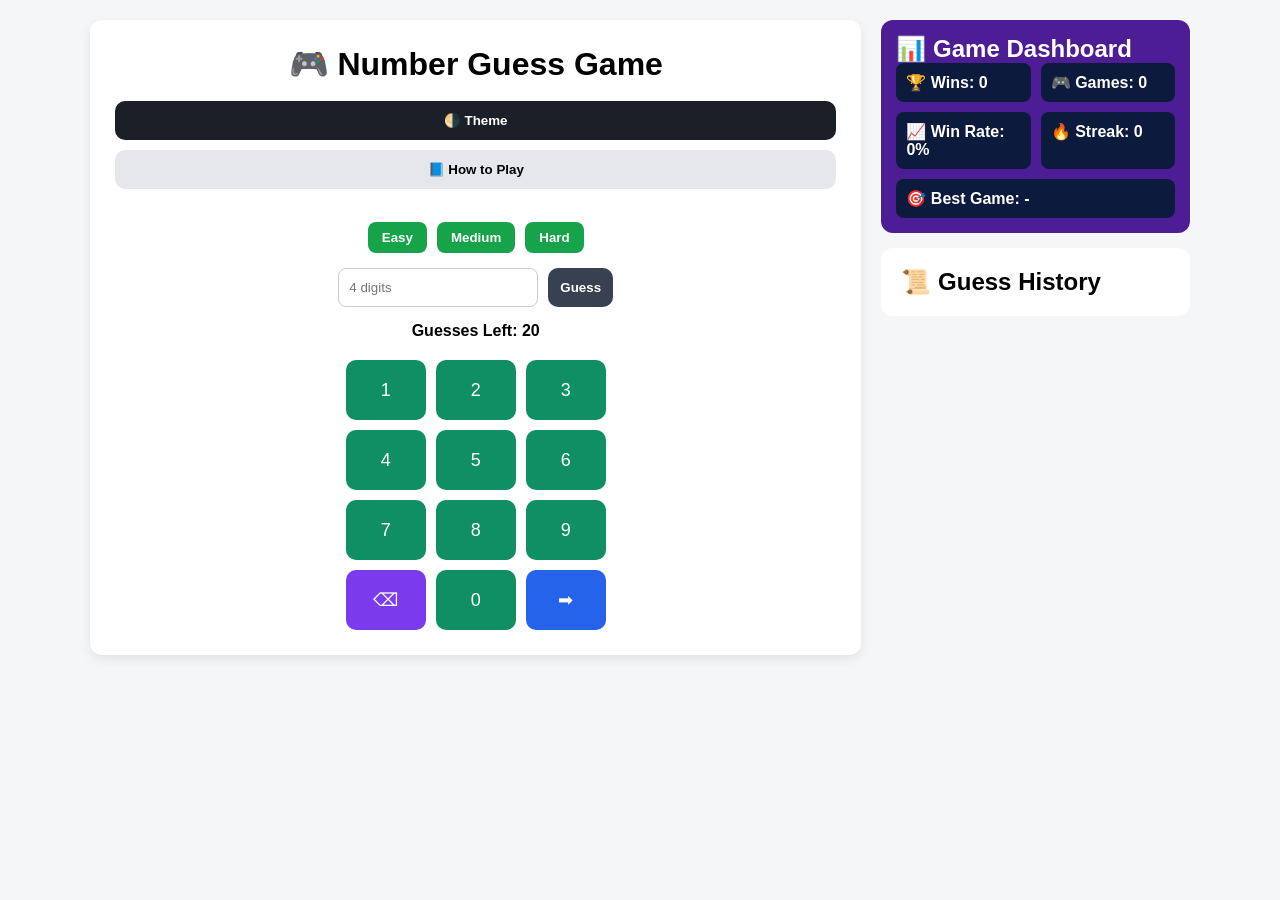
<file: index.html>
<!DOCTYPE html>
<html lang="en">

<head>
  <meta charset="UTF-8">
  <meta name="viewport" content="width=device-width, initial-scale=1.0">
  <title>Number Guess Game</title>
  <link rel="stylesheet" href="css/styles.css">
</head>

<body>
<div id="confetti-container"></div>
<div class="main-container">

  <!-- LEFT SIDE -->
  <div class="game-section">

    <h1>🎮 Number Guess Game</h1>

    <!-- CONTROLS -->
     <br>
    <div class="top-controls">
      <button class="cell-btn theme-btn" onclick="toggleTheme()">🌗 Theme</button>
      <button class="cell-btn info-btn" onclick="openInstructions()">📘 How to Play</button>
    </div>
<br>
    <!-- DIFFICULTY -->
    <div class="difficulty">
      <button onclick="setDifficulty(4)">Easy</button>
      <button onclick="setDifficulty(5)">Medium</button>
      <button onclick="setDifficulty(6)">Hard</button>
    </div>

    <!-- INPUT -->
    <div class="input-row">
      <input 
        id="guessInput" 
        class="guess-input" 
        placeholder="Choose difficulty"
        maxlength="6"
      >
      <button class="cell-btn guess-btn" onclick="guess()">Guess</button>
    </div>

    <!-- STATUS -->
    <p id="remaining" class="guesses-left">Guesses Left: 20</p>
    <h3 id="result"></h3>

    <!-- KEYPAD -->
    <div class="keypad">

      <button onclick="addNum(1)">1</button>
      <button onclick="addNum(2)">2</button>
      <button onclick="addNum(3)">3</button>

      <button onclick="addNum(4)">4</button>
      <button onclick="addNum(5)">5</button>
      <button onclick="addNum(6)">6</button>

      <button onclick="addNum(7)">7</button>
      <button onclick="addNum(8)">8</button>
      <button onclick="addNum(9)">9</button>

      <button class="delete" onclick="deleteNum()">⌫</button>
      <button onclick="addNum(0)">0</button>
      <button class="enter" onclick="guess()">➡</button>

    </div>

  </div>

  <!-- RIGHT SIDE -->
  <div class="right-panel">

    

    <!-- DASHBOARD -->
    <div class="dashboard-section">
      <h2>📊 Game Dashboard</h2>

      <div class="dashboard-grid">

        <div class="stat">🏆 Wins: <span id="wins">0</span></div>
        <div class="stat">🎮 Games: <span id="games">0</span></div>
        <div class="stat">📈 Win Rate: <span id="rate">0%</span></div>
        <div class="stat">🔥 Streak: <span id="streak">0</span></div>

        <div class="stat" style="grid-column:1/3">
          🎯 Best Game: <span id="best">-</span>
        </div>

      </div>
    </div>

    <!-- HISTORY -->
    <div class="history-section">
      <h2>📜 Guess History</h2>
      <div id="history" class="history-list"></div>
    </div>

  </div>

</div>

<!-- MODAL -->
<div id="instructionsModal" class="modal">
  <div class="modal-content fancy-modal">
    
    <span class="close" onclick="closeInstructions()">×</span>

    <h2 class="modal-title">🎮 How to Play</h2>

    <p class="modal-desc">
      Guess the secret number within <b>20 attempts</b>.
    </p>

    <ul class="rules">
      <li>🎯 Choose difficulty (4 / 5 / 6 digits).</li>
      <li>⌨️ Enter your guess using keypad or keyboard.</li>
      <li>🔍 See how many digits are correct after each guess.</li>
      <li>⚠️ Correct = right digit in the right position.</li>
      <li>🔥 Use feedback to improve your next guess.</li>
      <li>🏆 Guess correctly before attempts run out!</li>
    </ul>

    <div class="tip-box">
      💡 <b>Tip:</b> Start random → refine using feedback
    </div>

  </div>
</div>

<script src="js/game.js"></script>

</body>
</html>
</file>
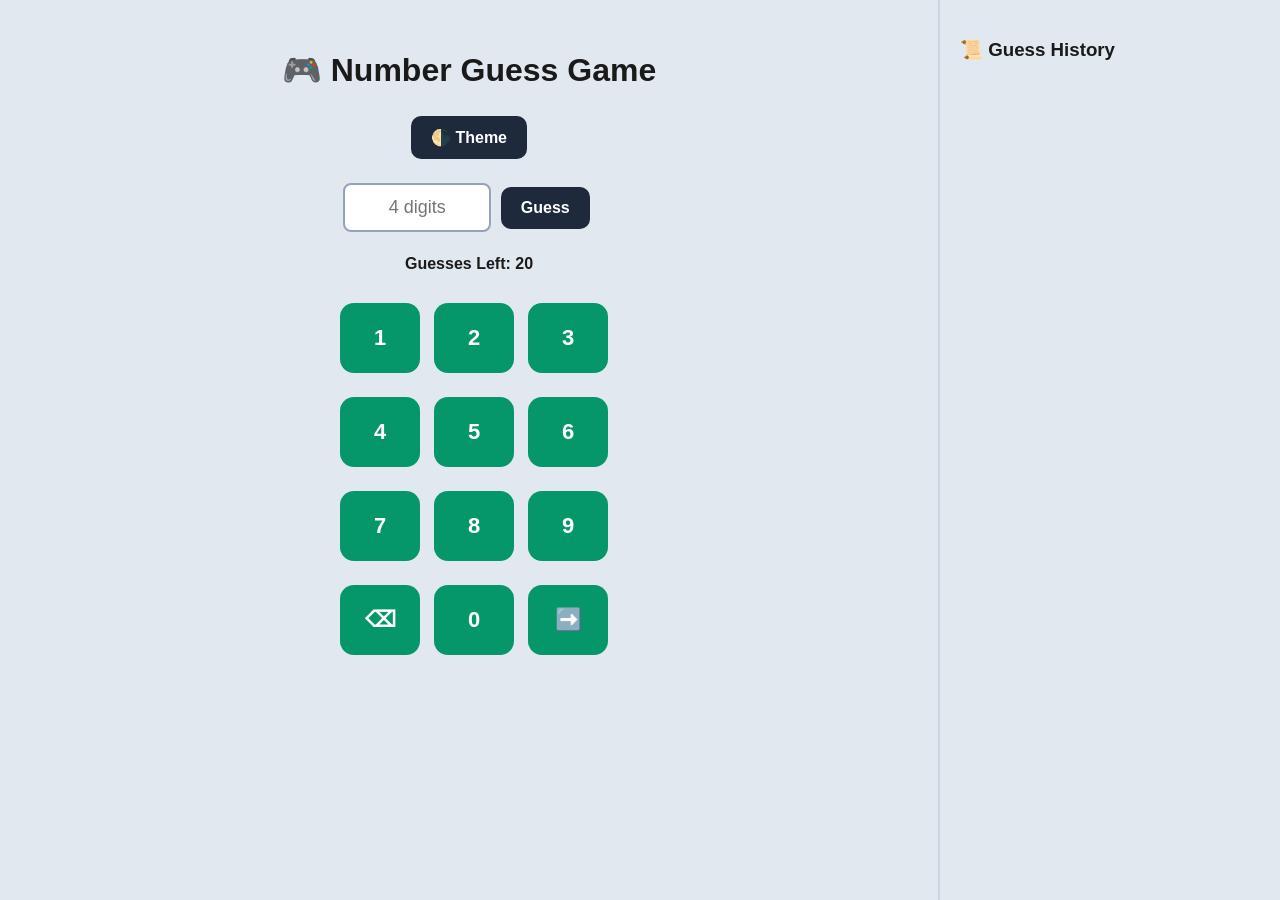
<file: old_index.html>
<!DOCTYPE html>
<html>
<head>
<title>Number Guess Game</title>
<meta name="viewport" content="width=device-width, initial-scale=1">

<style>

body{
font-family:'Segoe UI',sans-serif;
background:#e2e8f0;
color:#1a1a1a;
margin:0;
}

.dark{
background:#0f172a;
color:white;
}

.main{
display:flex;
height:100vh;
}

/* GAME AREA */

.game{
flex:1;
padding:30px;
text-align:center;
}

/* HISTORY PANEL */

.historyPanel{
width:300px;
border-left:2px solid #cbd5e1;
padding:20px;
overflow-y:auto;
}

/* INPUT */

input{
padding:12px;
font-size:18px;
width:120px;
text-align:center;
border-radius:8px;
border:2px solid #94a3b8;
}

/* TOP BUTTONS */

button{
padding:12px 20px;
font-size:16px;
margin:5px;
border:none;
border-radius:10px;
background:#1e293b;
color:white;
cursor:pointer;
font-weight:bold;
}

button:hover{
transform:scale(1.05);
background:#0f172a;
}

/* DARK MODE BUTTON COLORS */

.dark .game > button{
background:#9333ea;
color:white;
}

.dark .game > button:hover{
background:#7e22ce;
}

/* KEYBOARD */

.keyboard{
display:grid;
grid-template-columns:repeat(3,80px);
gap:14px;
justify-content:center;
margin-top:25px;
}

.keyboard button{
width:80px;
height:70px;
font-size:22px;
border-radius:14px;
background:#059669;
color:white;
display:flex;
align-items:center;
justify-content:center;
font-weight:bold;
}

.keyboard button:hover{
background:#047857;
}

.keyboard button:active{
transform:scale(0.9);
}

/* SPECIAL KEYS */

.enter{
background:#2563eb;
}

.backspace{
background:#a855f7;
}

/* HISTORY */

.history{
margin-top:10px;
}

.history div{
background:#e0f2fe;
padding:8px;
margin:6px 0;
border-radius:6px;
font-weight:500;
}

.dark .history div{
background:#1e293b;
}

/* PARTICLES */

.particle{
position:fixed;
font-size:30px;
pointer-events:none;
animation:explode 3s forwards;
}

@keyframes explode{
0%{transform:translate(0,0);opacity:1}
100%{transform:translate(var(--x),var(--y));opacity:0}
}

/* MOBILE */

@media(max-width:800px){

.main{
flex-direction:column;
height:auto;
}

.game{
padding:20px;
}

.historyPanel{
width:100%;
max-height:250px;
overflow-y:auto;
border-left:none;
border-top:2px solid #ddd;
}

}

</style>
</head>

<body>

<div class="main">

<div class="game">

<h1>🎮 Number Guess Game</h1>

<button onclick="toggleTheme()">🌗 Theme</button>

<br><br>

<input id="guessInput" maxlength="4" placeholder="4 digits">

<button onclick="guess()">Guess</button>

<h3 id="result"></h3>
<h4 id="remaining"></h4>

<div class="keyboard">

<button onclick="addNum(1)">1</button>
<button onclick="addNum(2)">2</button>
<button onclick="addNum(3)">3</button>

<button onclick="addNum(4)">4</button>
<button onclick="addNum(5)">5</button>
<button onclick="addNum(6)">6</button>

<button onclick="addNum(7)">7</button>
<button onclick="addNum(8)">8</button>
<button onclick="addNum(9)">9</button>

<button class="backspace" onclick="deleteNum()">⌫</button>
<button onclick="addNum(0)">0</button>
<button class="enter" onclick="guess()">➡️</button>

</div>

</div>

<div class="historyPanel">

<h3>📜 Guess History</h3>
<div class="history" id="history"></div>

</div>

</div>

<script>

let secret=Math.floor(Math.random()*9000+1000).toString();
let guessesLeft=20;

document.getElementById("remaining").innerHTML="Guesses Left: "+guessesLeft;

function toggleTheme(){
document.body.classList.toggle("dark");
}

function addNum(n){

let input=document.getElementById("guessInput");

if(input.value.length<4){
input.value+=n;
}

}

function deleteNum(){

let input=document.getElementById("guessInput");
input.value=input.value.slice(0,-1);

}

function explode(emojis){

let duration=3000;
let interval=150;

let blast=setInterval(()=>{

for(let i=0;i<8;i++){

let particle=document.createElement("div");
particle.className="particle";

particle.innerText=emojis[Math.floor(Math.random()*emojis.length)];

particle.style.left=Math.random()*100+"vw";
particle.style.top=Math.random()*100+"vh";

particle.style.setProperty("--x",(Math.random()*400-200)+"px");
particle.style.setProperty("--y",(Math.random()*400-200)+"px");

document.body.appendChild(particle);

setTimeout(()=>{
particle.remove();
},3000);

}

},interval);

setTimeout(()=>{
clearInterval(blast);
},duration);

}

function guess(){

let guess=document.getElementById("guessInput").value;

if(guess.length!=4 || isNaN(guess)){
alert("Enter 4 digits");
return;
}

let correct=0;

for(let i=0;i<4;i++){
if(guess[i]==secret[i]){
correct++;
}
}

guessesLeft--;

document.getElementById("remaining").innerHTML=
"Guesses Left: "+guessesLeft;

let history=document.getElementById("history");

let item=document.createElement("div");
item.innerText=guess+" → "+correct+" correct";

history.prepend(item);

if(correct==3){

document.getElementById("result").innerHTML="🌌 SO CLOSE! 3 correct!";
explode(["🌌","🌙","⭐","✨","💫"]);

}

else if(correct>0){

document.getElementById("result").innerHTML="SLAYY 🔪 "+correct+" correct!";
explode(["✨","🔪","💥"]);

}

else{

let coldMessages=[
"❄️ Chill out bro",
"🧊 Ice cold",
"🚫 No vibes detected",
"🙅‍♀️ Not even close",
"🌫️ Lost in the fog",
"🥶 Arctic level wrong",
"🔍 Try again detective"
];

let msg=coldMessages[Math.floor(Math.random()*coldMessages.length)];

document.getElementById("result").innerHTML=msg;

}

if(guess==secret){

document.getElementById("result").innerHTML="🎉 YOU WON!";
explode(["🎉","🌸","✨","🍃"]);

}

if(guessesLeft==0 && guess!=secret){

document.getElementById("result").innerHTML="Game Over! Number was "+secret;

}

document.getElementById("guessInput").value="";

}

</script>

</body>
</html>
</file>
<file: css/styles.css>
/* ---------- RESET ---------- */

*{
  box-sizing:border-box;
  margin:0;
  padding:0;
  font-family:Arial, sans-serif;
}

h1, h2, h3 {
  font-weight: 700;
}

/* 🔥 Make main buttons bold */

.theme-btn,
.info-btn,
.difficulty button,
.guess-btn{
  font-weight: 700;
}

/* b, strong {
  font-weight: bold;
} */

/* ---------- BODY ---------- */

body{
  background:#f4f6f8;
  padding:20px;
  transition:0.3s;
}

/* ---------- DARK MODE ---------- */

body.dark{
  background:#0f172a;
  color:white;
}

/* ---------- LAYOUT ---------- */

.main-container{
  display:grid;
  grid-template-columns:2.5fr 1fr;
  gap:20px;
  max-width:1100px;
  margin:auto;
}

/* ---------- LEFT ---------- */

.game-section{
  background:white;
  padding:25px;
  border-radius:12px;
  text-align:center;
  box-shadow:0 4px 12px rgba(0,0,0,0.08);
  transition:0.3s;
}

body.dark .game-section{
  background:#1e293b;
}

/* ---------- RIGHT PANEL ---------- */

.right-panel{
  display:flex;
  flex-direction:column;
  gap:15px;
}

/* ---------- TOP CONTROLS ---------- */

.top-controls{
  display:flex;
  flex-direction:column;
  gap:10px;
}

.top-controls button{
  width:100%;
}

/* ---------- INPUT ---------- */

.input-row{
  display:flex;
  justify-content:center;
  gap:10px;
  margin:15px 0;
}

.guess-input{
  padding:10px;
  width:200px;
  border-radius:8px;
  border:1px solid #ccc;
}

body.dark .guess-input{
  background:#334155;
  color:white;
  border:none;
}

/* ---------- DIFFICULTY ---------- */

.difficulty{
  display:flex;
  justify-content:center;
  gap:10px;
  margin:15px 0;
}

.difficulty button{
  background:#16a34a;
  color:white;
  border:none;
  padding:8px 14px;
  border-radius:8px;
  cursor:pointer;
}

/* ---------- BUTTONS ---------- */

.theme-btn{
  background:#1b2028;
  color:white;
  border:none;
  padding:12px;
  border-radius:10px;
  cursor:pointer;
}

.info-btn{
  background:#e5e7eb;
  border:none;
  padding:12px;
  border-radius:10px;
  cursor:pointer;
}

body.dark .info-btn{
  background:#334155;
  color:white;
}

.guess-btn{
  background:#374151;
  color:white;
  border:none;
  padding:12px;
  border-radius:10px;
  cursor:pointer;
}

/* ---------- KEYPAD ---------- */

.keypad{
  display:grid;
  grid-template-columns:repeat(3,80px);
  gap:10px;
  justify-content:center;
  margin-top:20px;
}



.keypad button:hover{
  transform:scale(1.05);
}

/* 🔥 ENTER BUTTON */
.keypad .enter{
  background:#2563eb;
}

.keypad button{
  height:60px;
  background:#0f8f63;
  color:white;
  border:none;
  border-radius:10px;
  font-size:18px;
  cursor:pointer;

  /* merged */
  transition: transform 0.08s ease, opacity 0.08s;
  touch-action: manipulation;
}

.keypad button:active{
  transform: scale(0.92);
  opacity: 0.8;
}



/* 🔥 BACKSPACE BUTTON */
.keypad .delete{
  background:#7c3aed;
}

/* DARK MODE KEYPAD */

body.dark .keypad button{
  background:#065f46;
}

body.dark .keypad .enter{
  background:#1d4ed8;
}

body.dark .keypad .delete{
  background:#6d28d9;
}

/* ---------- STATUS ---------- */

.guesses-left{
  margin-top:10px;
  font-weight:700;
}

/* ---------- DASHBOARD ---------- */

.dashboard-section{
  background:#4c1d95;
  color:white;
  padding:15px;
  border-radius:12px;
}

.dashboard-grid{
  display:grid;
  grid-template-columns:1fr 1fr;
  gap:10px;
}

.stat{
  background:#0b1a3d;
  padding:10px;
  border-radius:8px;
  font-weight:600;
}

.stat span{
  font-weight:bold;
}

/* DARK DASHBOARD */

body.dark .dashboard-section{
  background:#312e81;
}

body.dark .stat{
  background:#1e293b;
}

/* ---------- HISTORY ---------- */

.history-section{
  background:white;
  padding:20px;
  border-radius:12px;
  /* font-weight: normal; */
}

#history div{
  font-weight: 400;
  padding: 4px 0; /* normal */
}

body.dark .history-section{
  background:#1e293b;
}

/* ---------- MODAL ---------- */

.modal{
  display: none;          /* ✅ stays hidden by default */
  position: fixed;
  top: 0;
  left: 0;
  width: 100%;
  height: 100%;
  background: rgba(0,0,0,0.6);

  align-items: center;    /* keep these */
  justify-content: center;
}

.modal.show{
  display: flex;   /* ✅ only when opened */
}

.modal-content{
  width:90%;
  max-width:500px;

  max-height:90vh;      /* 🔥 THIS IS KEY */
  overflow-y:auto;      /* 🔥 ENABLE SCROLL */

  border-radius:12px;
}

body.dark .modal-content{
  background:#1e293b;
  color:white;
}

/* ---------- CONFETTI ---------- */

#confetti-container{
  position:fixed;
  top:0;
  left:0;
  width:100%;
  height:100%;
  pointer-events:none;
  z-index:999;
}

.particle{
  position:fixed;
  font-size:20px;
  pointer-events:none;
  animation: fallAnim 1.5s linear forwards;
  z-index: 9999;
}

/* 🔥 Falling animation */
@keyframes fallAnim{
  from{
    transform: translate(0,0);
    opacity:1;
  }
  to{
    transform: translate(var(--x), var(--y));
    opacity:0;
  }
}

@keyframes explodeAnim{
  to{
    transform: translate(var(--x), var(--y));
    opacity:0;
  }
}

/* ---------- MOBILE ---------- */

/* @media (max-width:768px){

  .main-container{
    display:flex;
    flex-direction:column;
  }

  .keypad{
    grid-template-columns:repeat(3,1fr);
  }

  .guess-input{
    width:100%;
  }

}  */

/* 🌟 Modal Styling Upgrade */
.fancy-modal{
  position: relative;
  border-radius: 16px;
  padding: 25px;
  background: linear-gradient(135deg, #ffffff, #f1f5f9);
  box-shadow: 0 10px 30px rgba(0,0,0,0.2);
  animation: modalPop 0.25s ease;

  max-height: 85vh;
  overflow-y: auto;

  scroll-behavior: smooth; /* merged */
}

.modal-content{
  width:90%;
  max-width:500px;

  max-height:90vh;      /* 🔥 THIS IS KEY */
  overflow-y:auto;      /* 🔥 ENABLE SCROLL */

  border-radius:12px;
}

/* Custom scrollbar (desktop) */
.fancy-modal::-webkit-scrollbar{
  width: 6px;
}

.fancy-modal::-webkit-scrollbar-thumb{
  background: #cbd5e1;
  border-radius: 10px;
}

body.dark .fancy-modal::-webkit-scrollbar-thumb{
  background: #475569;
}

/* 🎮 Title */
.modal-title{
  font-size: 26px;
  margin-bottom: 10px;
}

/* 📄 Description */
.modal-desc{
  font-size: 15px;
  margin-bottom: 15px;
  color: #444;
}

/* 📋 Rules list */
.rules{
  list-style: none;
  padding-left: 0;
}

.rules li{
  padding: 8px 10px;
  margin-bottom: 6px;
  border-radius: 8px;
  transition: 0.2s;
}

.rules li:hover{
  background: rgba(0,0,0,0.05);
  transform: translateX(4px);
}

/* 💡 Tip box */
.tip-box{
  margin-top: 15px;
  padding: 10px;
  border-radius: 10px;
  background: linear-gradient(135deg, #fef9c3, #fde68a);
  font-size: 14px;
}

/* ❌ Close button */
.close{
  position: absolute;
  top: 10px;
  left: 12px;
  font-size: 20px;
  cursor: pointer;
  opacity: 0.7;
}

.close:hover{
  opacity: 1;
}

/* ✨ Pop animation */
@keyframes modalPop{
  from{
    transform: scale(0.9);
    opacity: 0;
  }
  to{
    transform: scale(1);
    opacity: 1;
  }
}

/* 🌙 Dark mode support */
body.dark .fancy-modal{
  background: linear-gradient(135deg, #1e293b, #0f172a);
  color: white;
}

body.dark .modal-desc{
  color: #cbd5f5;
}

body.dark .rules li:hover{
  background: rgba(255,255,255,0.05);
}

body.dark .tip-box{
  background: linear-gradient(135deg, #78350f, #92400e);
  color: #fef3c7;
}

@media (max-width:768px){

  .main-container{
    display:flex;
    flex-direction:column;
  }

  .history-section{
    order:2;
  }

  .dashboard-section{
    order:3;
  }

   .fancy-modal{
    max-height: 90vh;
    padding: 20px;
  }

}
</file>
